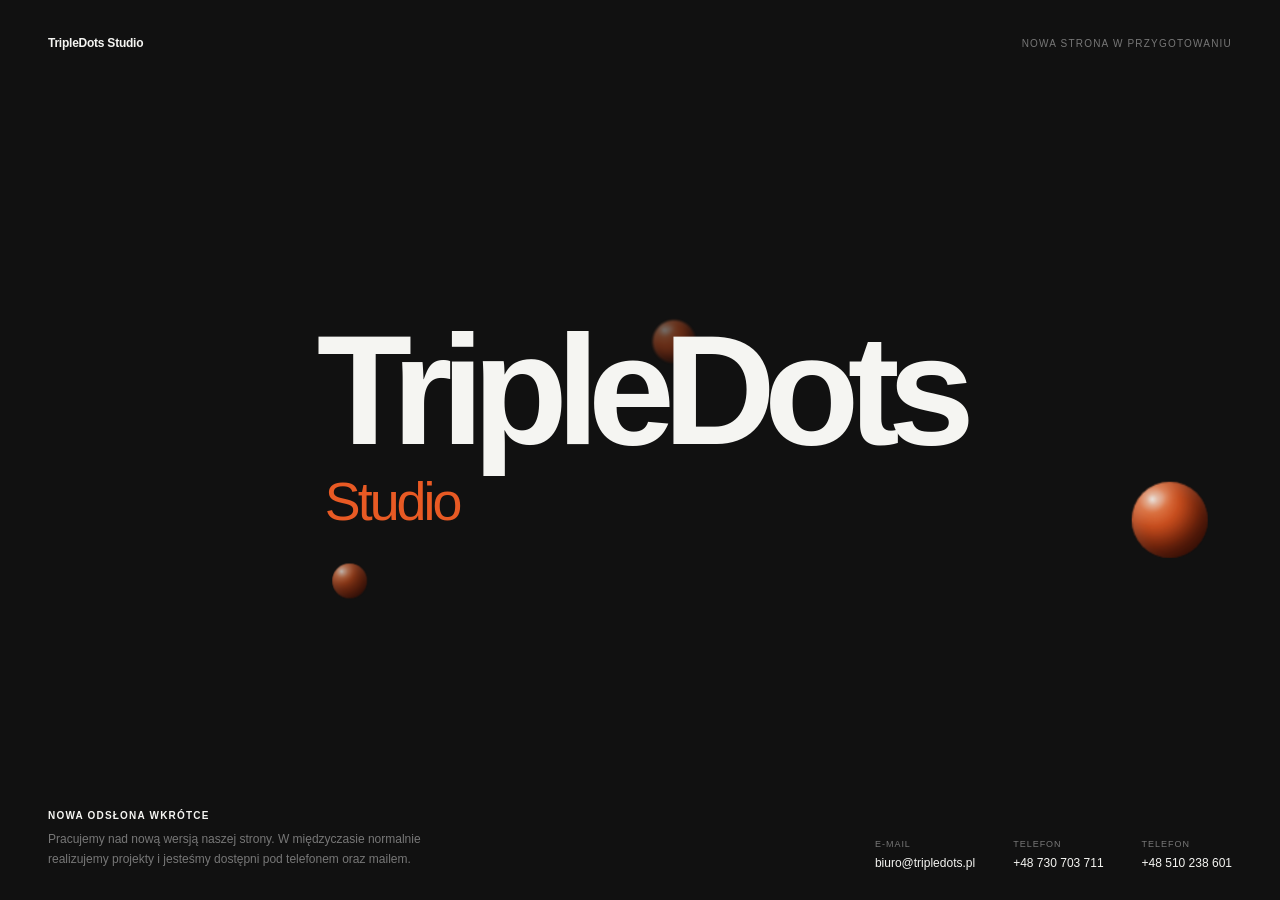
<file: index.html>
<!DOCTYPE html>
<html lang="pl">
<head>
    <meta charset="UTF-8">
    <meta name="viewport" content="width=device-width, initial-scale=1.0">

    <title>TripleDots Studio | Nowa strona wkrótce</title>

    <meta
        name="description"
        content="TripleDots Studio. Branding, web, content, foto i video oraz marketing. Nowa strona już wkrótce."
    >

    <link rel="stylesheet" href="./style.css">
</head>

<body>

    <div class="page">

        <header class="header">

            <div class="header-brand">
                TripleDots Studio
            </div>

            <div class="header-status">
                Nowa strona w przygotowaniu
            </div>

        </header>


        <main class="hero">

            <div class="scene" id="scene">

                <div class="sphere sphere-1"></div>
                <div class="sphere sphere-2"></div>
                <div class="sphere sphere-3"></div>

                <div class="brand">

                    <div class="brand-main">
                        TripleDots
                    </div>

                    <div class="brand-sub">
                        Studio
                    </div>

                </div>

            </div>

        </main>


        <footer class="footer">

            <div class="footer-copy">

                <div class="footer-label">
                    Nowa odsłona wkrótce
                </div>

                <p>
                    Pracujemy nad nową wersją naszej strony.
                    W międzyczasie normalnie realizujemy projekty
                    i jesteśmy dostępni pod telefonem oraz mailem.
                </p>

            </div>


            <div class="contact">

                <a href="mailto:biuro@tripledots.pl">
                    <span>E-mail</span>
                    <strong>biuro@tripledots.pl</strong>
                </a>

                <a href="tel:+48730703711">
                    <span>Telefon</span>
                    <strong>+48 730 703 711</strong>
                </a>

                <a href="tel:+48510238601">
                    <span>Telefon</span>
                    <strong>+48 510 238 601</strong>
                </a>

            </div>

        </footer>

    </div>

    <script src="./script.js"></script>

</body>
</html>
</file>
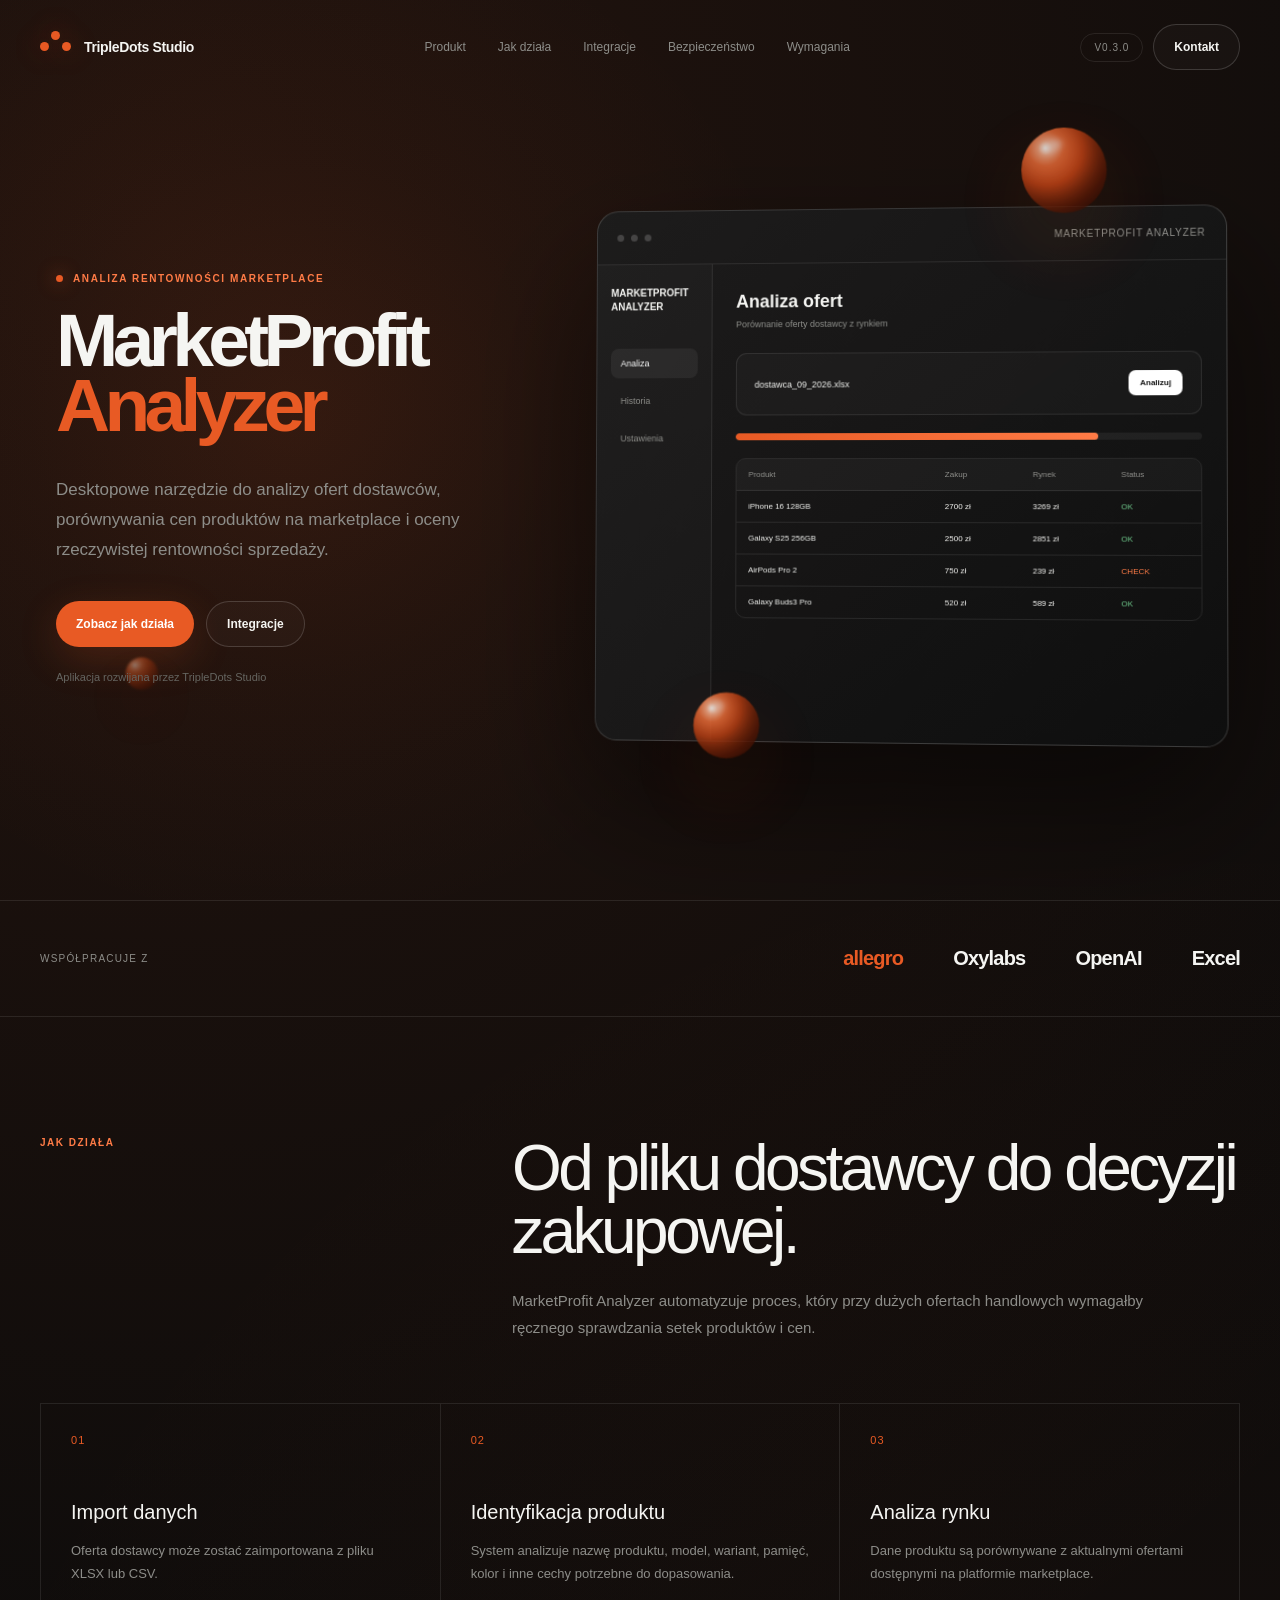
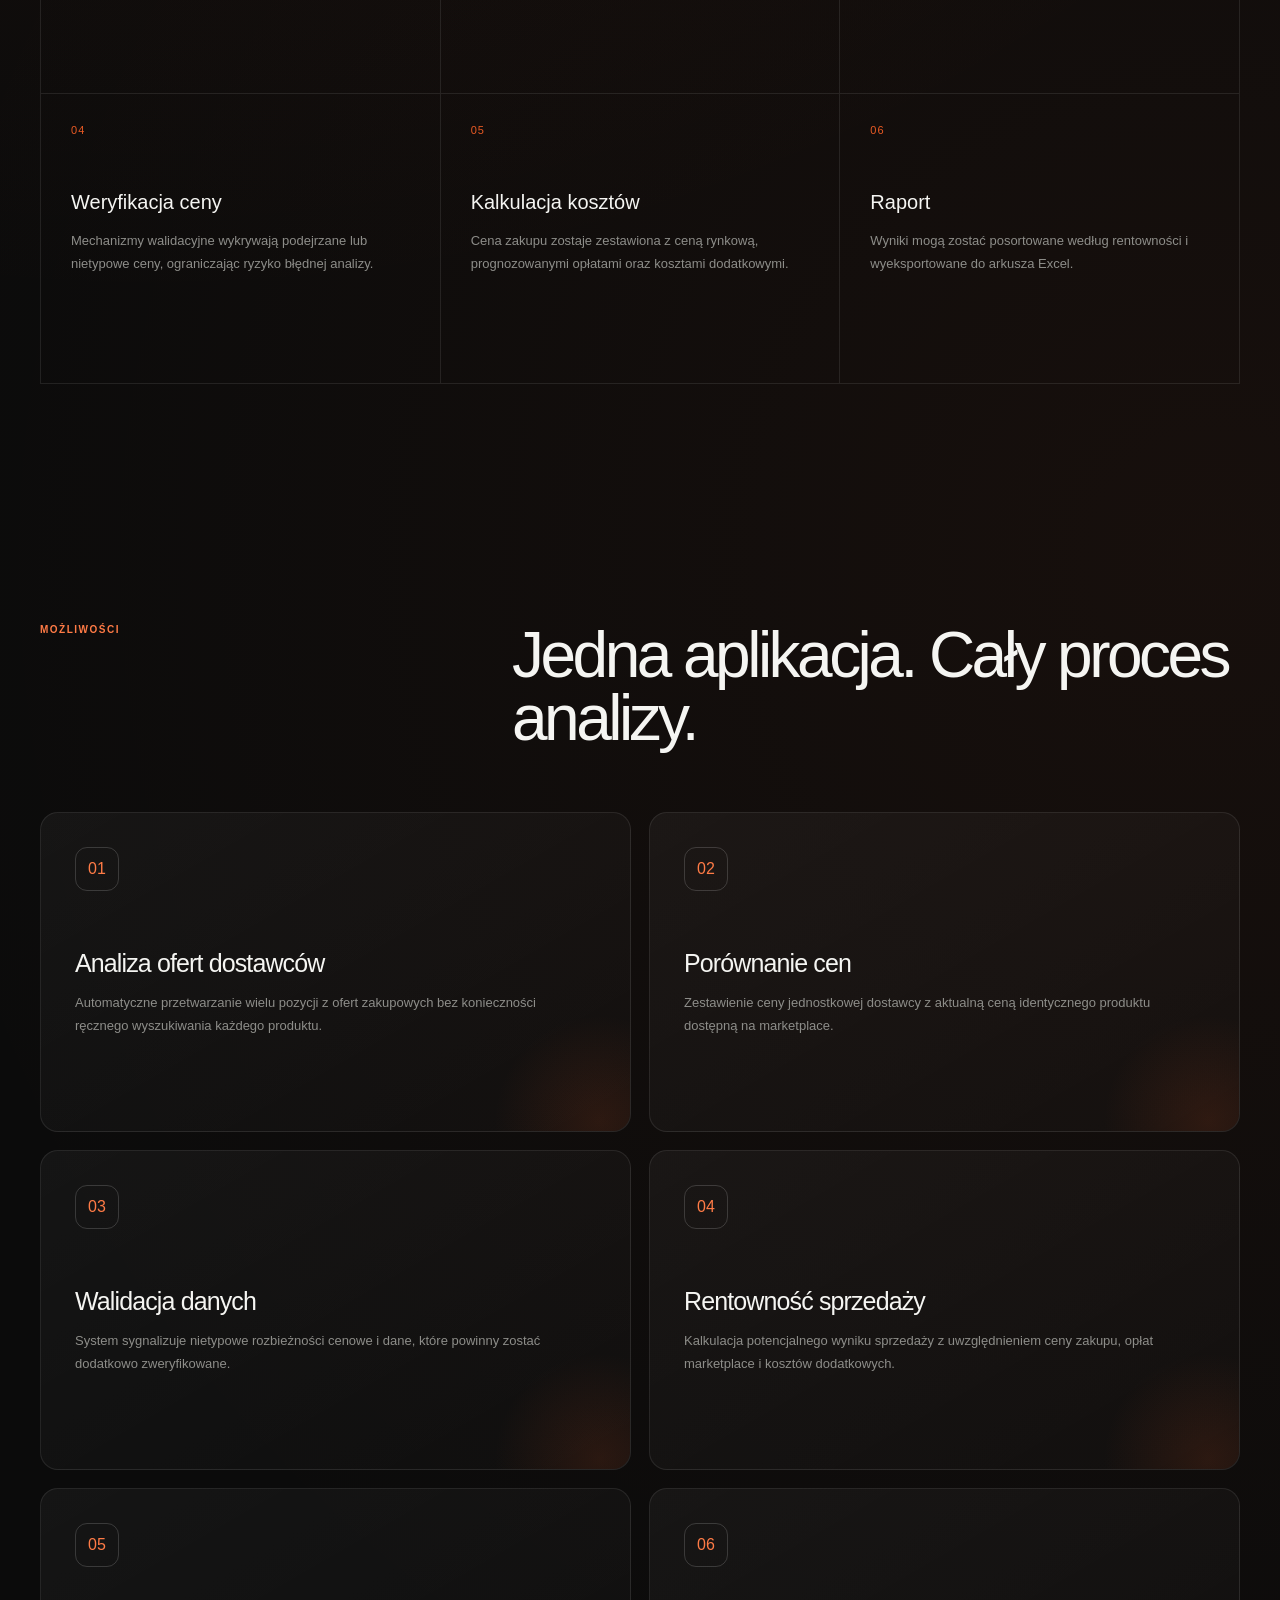
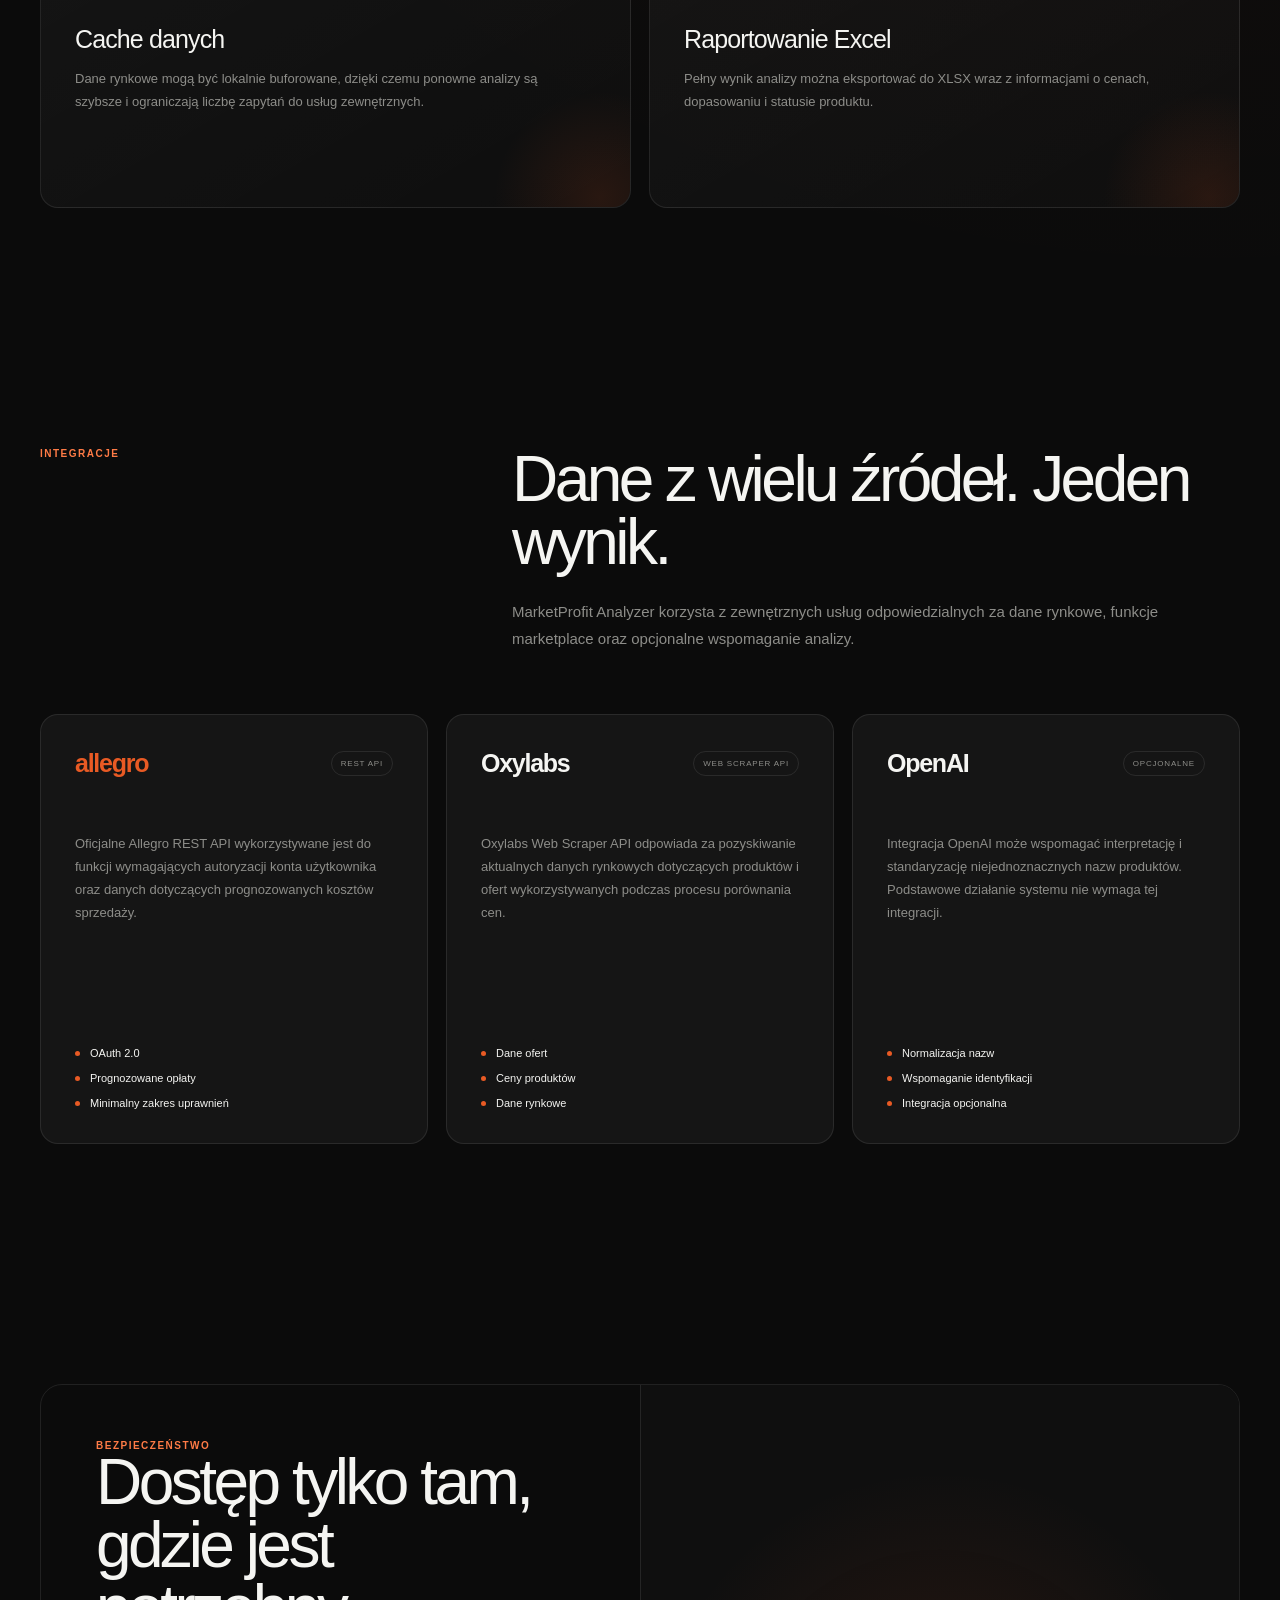
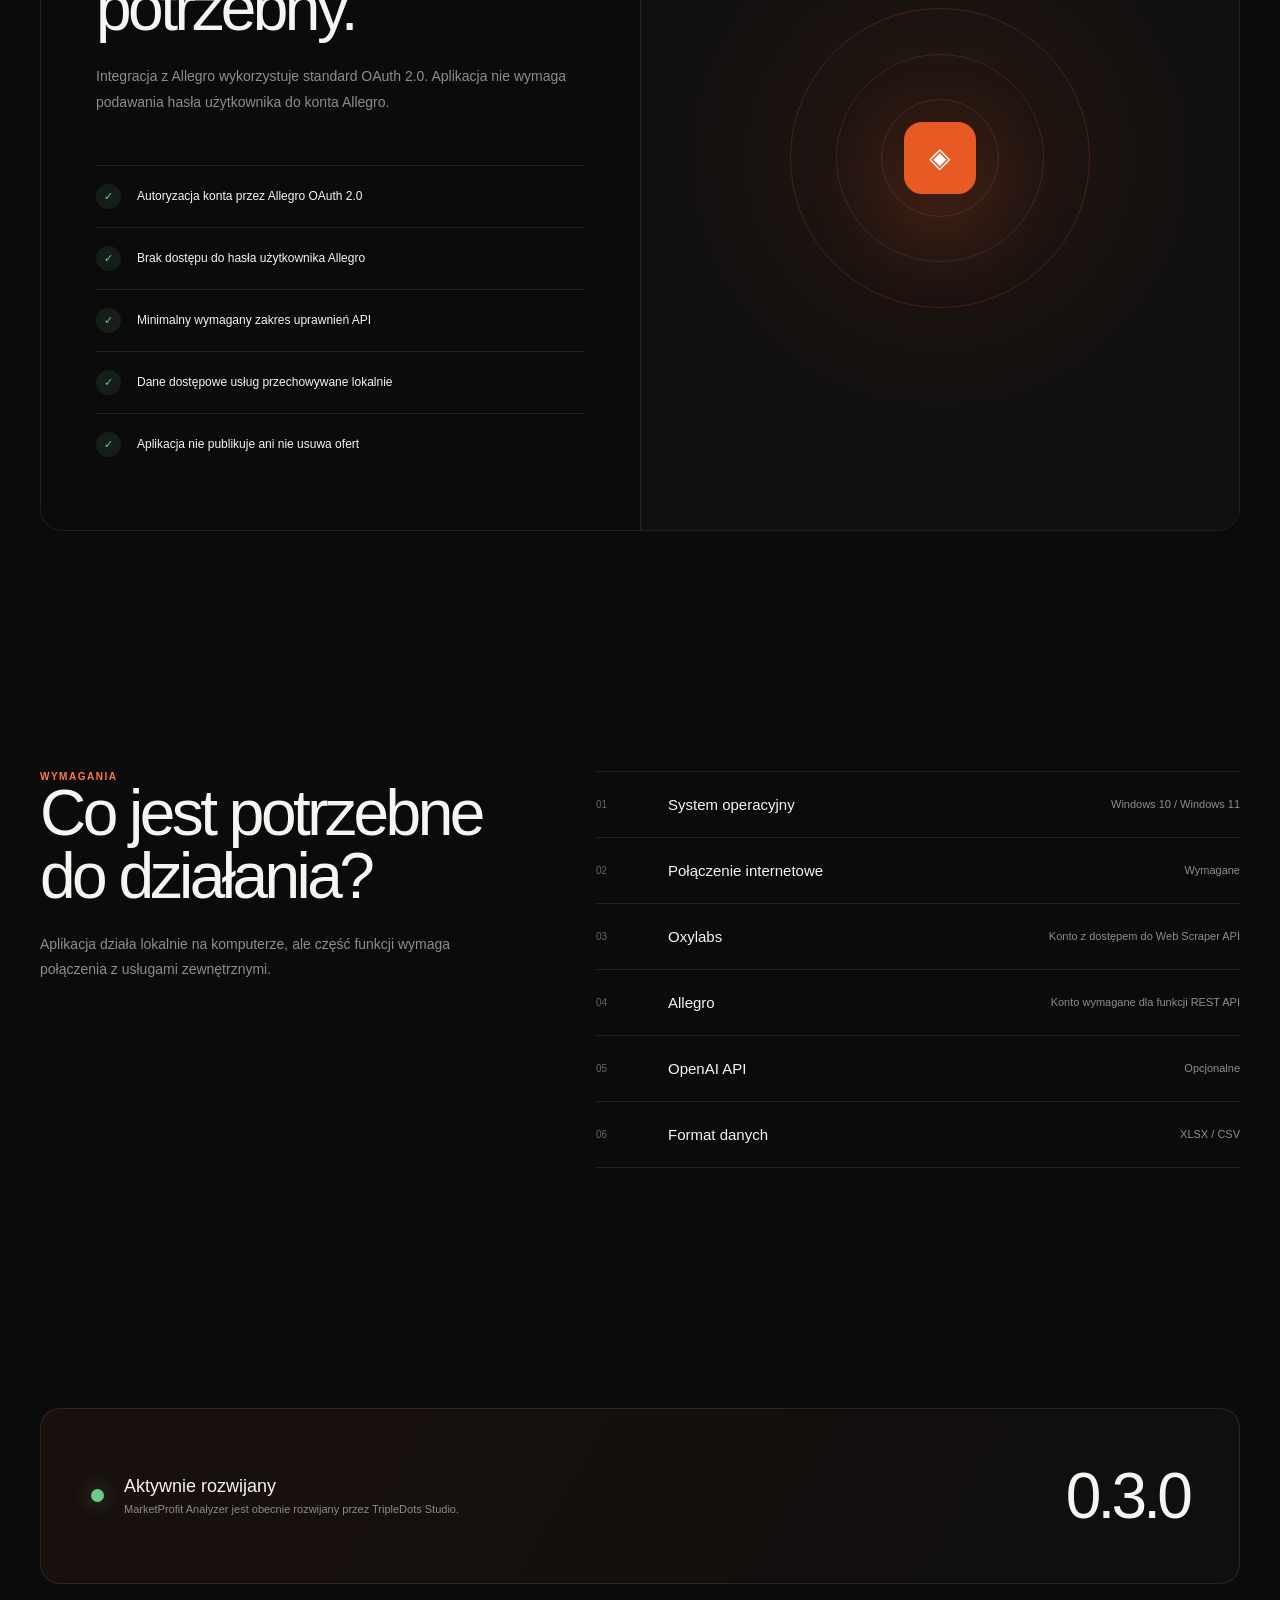
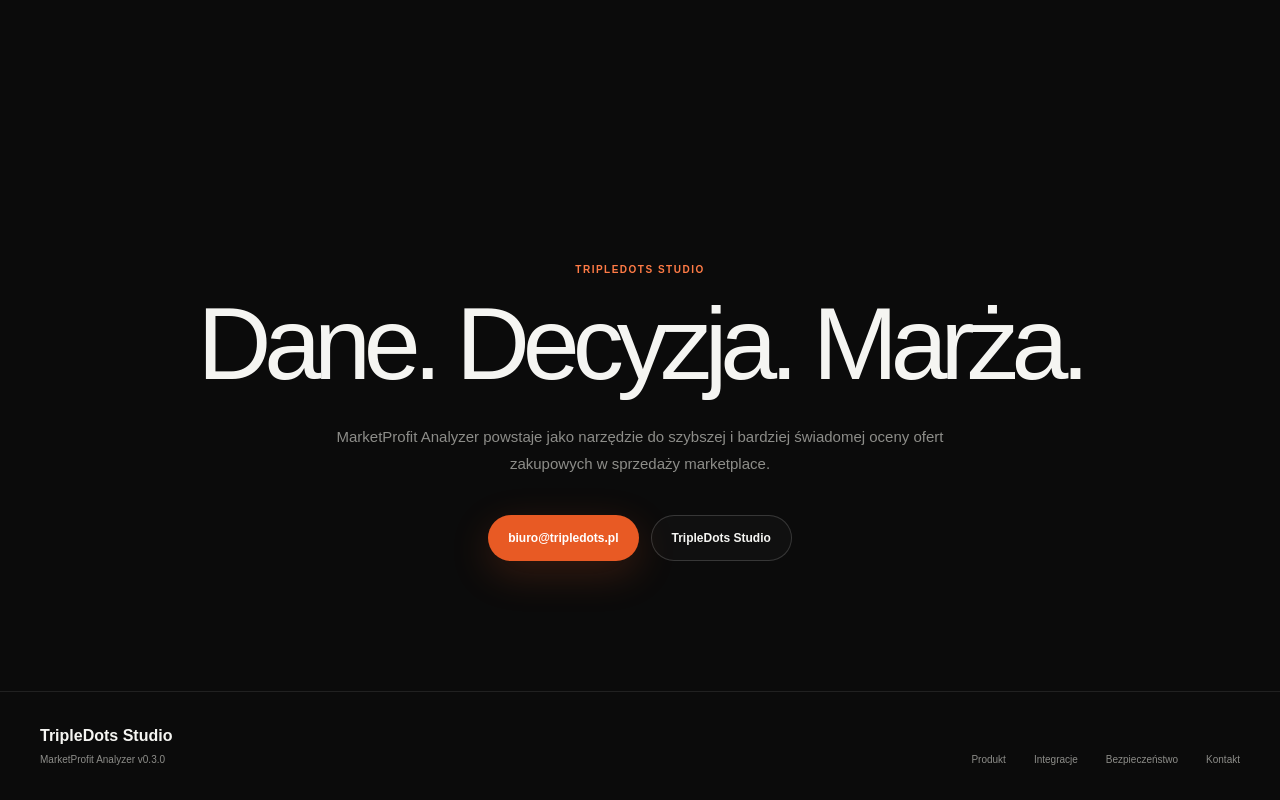
<file: marketprofit-analyzer/index.html>
<!DOCTYPE html>
<html lang="pl">

<head>

    <meta charset="UTF-8">

    <meta
        name="viewport"
        content="width=device-width, initial-scale=1.0"
    >

    <title>
        MarketProfit Analyzer | TripleDots Studio
    </title>

    <meta
        name="description"
        content="MarketProfit Analyzer to aplikacja desktopowa do analizy ofert dostawców, porównywania cen rynkowych, kalkulacji opłat marketplace i oceny rentowności sprzedaży."
    >

    <meta
        name="theme-color"
        content="#0d0d0d"
    >

    <style>

        * {
            margin: 0;
            padding: 0;
            box-sizing: border-box;
        }

        :root {
            --bg: #0b0b0b;
            --bg-soft: #111111;

            --surface: rgba(255, 255, 255, 0.045);
            --surface-hover: rgba(255, 255, 255, 0.07);

            --border: rgba(255, 255, 255, 0.09);
            --border-strong: rgba(255, 255, 255, 0.16);

            --text: #f5f5f2;
            --muted: #8d8d89;
            --muted-2: #656560;

            --accent: #e85a24;
            --accent-light: #ff7b46;
            --accent-dark: #8d2a0c;

            --success: #6ec98b;

            --max-width: 1320px;
        }


        html {
            scroll-behavior: smooth;
        }


        body {
            min-height: 100vh;

            background:
                radial-gradient(
                    circle at 12% 3%,
                    rgba(232, 90, 36, 0.11),
                    transparent 24%
                ),
                radial-gradient(
                    circle at 95% 30%,
                    rgba(232, 90, 36, 0.055),
                    transparent 26%
                ),
                var(--bg);

            color: var(--text);

            font-family:
                Arial,
                Helvetica,
                sans-serif;

            -webkit-font-smoothing: antialiased;

            overflow-x: hidden;
        }


        a {
            color: inherit;
            text-decoration: none;
        }


        button,
        input {
            font: inherit;
        }


        ::selection {
            background: var(--accent);
            color: white;
        }


        .container {
            width:
                min(
                    calc(100% - 80px),
                    var(--max-width)
                );

            margin: 0 auto;
        }


        /* =========================
           NAVBAR
        ========================= */

        .navbar {
            position: fixed;

            top: 0;
            left: 0;
            right: 0;

            z-index: 100;

            padding: 24px 0;

            transition:
                background 0.25s ease,
                border-color 0.25s ease,
                backdrop-filter 0.25s ease;
        }


        .navbar.scrolled {
            background:
                rgba(11, 11, 11, 0.78);

            border-bottom:
                1px solid var(--border);

            backdrop-filter:
                blur(18px);
        }


        .navbar-inner {
            display: flex;

            align-items: center;
            justify-content: space-between;

            gap: 30px;
        }


        .navbar-brand {
            display: flex;

            align-items: center;

            gap: 12px;
        }


        .brand-mark {
            width: 32px;
            height: 32px;

            position: relative;
        }


        .brand-mark span {
            position: absolute;

            width: 9px;
            height: 9px;

            border-radius: 50%;

            background: var(--accent);

            box-shadow:
                0 0 28px rgba(232, 90, 36, 0.45);
        }


        .brand-mark span:nth-child(1) {
            left: 0;
            top: 11px;
        }


        .brand-mark span:nth-child(2) {
            left: 11px;
            top: 0;
        }


        .brand-mark span:nth-child(3) {
            left: 22px;
            top: 11px;
        }


        .brand-text {
            font-size: 14px;
            font-weight: 600;

            letter-spacing: -0.025em;
        }


        .navbar-menu {
            display: flex;

            align-items: center;

            gap: 32px;
        }


        .navbar-menu a {
            color: var(--muted);

            font-size: 12px;
            font-weight: 500;

            transition: color 0.2s ease;
        }


        .navbar-menu a:hover {
            color: var(--text);
        }


        .navbar-cta {
            display: flex;

            align-items: center;

            gap: 10px;
        }


        .version-pill {
            padding: 8px 13px;

            border:
                1px solid var(--border);

            border-radius: 999px;

            color: var(--muted);

            font-size: 10px;

            text-transform: uppercase;
            letter-spacing: 0.1em;
        }


        /* =========================
           BUTTONS
        ========================= */

        .button {
            min-height: 46px;

            display: inline-flex;

            align-items: center;
            justify-content: center;

            gap: 10px;

            padding: 0 20px;

            border-radius: 999px;

            font-size: 12px;
            font-weight: 600;

            transition:
                transform 0.2s ease,
                background 0.2s ease,
                border-color 0.2s ease;
        }


        .button:hover {
            transform:
                translateY(-2px);
        }


        .button-primary {
            background: var(--accent);

            color: white;

            box-shadow:
                0 12px 40px rgba(232, 90, 36, 0.2);
        }


        .button-primary:hover {
            background: var(--accent-light);
        }


        .button-secondary {
            border:
                1px solid var(--border-strong);

            background:
                rgba(255, 255, 255, 0.025);
        }


        .button-secondary:hover {
            background:
                rgba(255, 255, 255, 0.06);
        }


        /* =========================
           HERO
        ========================= */

        .hero {
            min-height: 100vh;

            position: relative;

            display: flex;

            align-items: center;

            padding:
                150px 0 100px;

            overflow: hidden;
        }


        .hero::before {
            content: "";

            position: absolute;

            width: 900px;
            height: 900px;

            left: 50%;
            top: 40%;

            transform:
                translate(-50%, -50%);

            background:
                radial-gradient(
                    circle,
                    rgba(232, 90, 36, 0.065),
                    transparent 63%
                );

            pointer-events: none;
        }


        .hero-grid {
            width: 100%;

            display: grid;

            grid-template-columns:
                minmax(0, 1.1fr)
                minmax(420px, 0.9fr);

            align-items: center;

            gap: 80px;
        }


        .hero-content {
            position: relative;

            z-index: 3;
        }


        .eyebrow {
            margin-bottom: 24px;

            display: inline-flex;

            align-items: center;

            gap: 10px;

            color: var(--accent-light);

            font-size: 10px;
            font-weight: 600;

            text-transform: uppercase;
            letter-spacing: 0.16em;
        }


        .eyebrow-dot {
            width: 7px;
            height: 7px;

            border-radius: 50%;

            background: var(--accent);

            box-shadow:
                0 0 18px
                rgba(232, 90, 36, 0.8);
        }


        .hero h1 {
            max-width: 850px;

            font-size:
                clamp(
                    64px,
                    7.4vw,
                    124px
                );

            line-height: 0.88;

            font-weight: 600;

            letter-spacing: -0.075em;
        }


        .hero h1 span {
            display: block;

            color: var(--accent);
        }


        .hero-lead {
            max-width: 650px;

            margin-top: 34px;

            color: var(--muted);

            font-size: 17px;

            line-height: 1.75;
        }


        .hero-actions {
            margin-top: 36px;

            display: flex;

            align-items: center;

            flex-wrap: wrap;

            gap: 12px;
        }


        .hero-note {
            margin-top: 24px;

            color: var(--muted-2);

            font-size: 11px;
        }


        /* =========================
           ANALYZER MOCKUP
        ========================= */

        .app-preview {
            position: relative;

            z-index: 3;

            perspective: 1400px;
        }


        .app-window {
            position: relative;

            overflow: hidden;

            border:
                1px solid var(--border-strong);

            border-radius: 22px;

            background:
                linear-gradient(
                    145deg,
                    rgba(28, 28, 28, 0.95),
                    rgba(14, 14, 14, 0.96)
                );

            box-shadow:
                0 60px 140px
                rgba(0, 0, 0, 0.55);

            transform:
                rotateY(-5deg)
                rotateX(2deg);

            transition:
                transform 0.3s ease;
        }


        .app-preview:hover .app-window {
            transform:
                rotateY(-2deg)
                rotateX(1deg)
                translateY(-4px);
        }


        .app-topbar {
            height: 54px;

            display: flex;

            align-items: center;

            justify-content: space-between;

            padding: 0 20px;

            border-bottom:
                1px solid var(--border);
        }


        .app-dots {
            display: flex;

            gap: 7px;
        }


        .app-dot {
            width: 7px;
            height: 7px;

            border-radius: 50%;

            background:
                rgba(255, 255, 255, 0.18);
        }


        .app-title {
            color: var(--muted);

            font-size: 10px;

            letter-spacing: 0.08em;
        }


        .app-body {
            display: grid;

            grid-template-columns:
                118px 1fr;

            min-height: 480px;
        }


        .app-sidebar {
            padding: 22px 14px;

            border-right:
                1px solid var(--border);

            background:
                rgba(255, 255, 255, 0.015);
        }


        .app-sidebar-logo {
            margin-bottom: 35px;

            font-size: 10px;
            font-weight: 700;

            line-height: 1.4;
        }


        .app-nav-item {
            margin-bottom: 8px;

            padding: 10px;

            border-radius: 8px;

            color: var(--muted);

            font-size: 9px;
        }


        .app-nav-item.active {
            color: white;

            background:
                rgba(255, 255, 255, 0.06);
        }


        .app-main {
            padding: 28px 24px;
        }


        .app-heading {
            font-size: 18px;
            font-weight: 600;
        }


        .app-subheading {
            margin-top: 7px;

            color: var(--muted);

            font-size: 9px;
        }


        .app-upload {
            margin-top: 24px;

            padding: 18px;

            display: flex;

            align-items: center;

            justify-content: space-between;

            gap: 15px;

            border:
                1px solid var(--border);

            border-radius: 11px;

            background:
                rgba(255, 255, 255, 0.025);
        }


        .app-upload-name {
            font-size: 9px;
        }


        .app-upload-btn {
            padding: 8px 11px;

            background: white;

            color: #111;

            border-radius: 7px;

            font-size: 8px;
            font-weight: 600;
        }


        .app-progress {
            height: 7px;

            margin-top: 18px;

            overflow: hidden;

            border-radius: 999px;

            background:
                rgba(255, 255, 255, 0.06);
        }


        .app-progress::before {
            content: "";

            display: block;

            width: 78%;
            height: 100%;

            background:
                linear-gradient(
                    90deg,
                    var(--accent),
                    var(--accent-light)
                );

            border-radius: inherit;
        }


        .mock-table {
            margin-top: 18px;

            border:
                1px solid var(--border);

            border-radius: 10px;

            overflow: hidden;
        }


        .mock-row {
            display: grid;

            grid-template-columns:
                1.7fr
                0.7fr
                0.7fr
                0.6fr;

            gap: 10px;

            padding: 11px 12px;

            border-bottom:
                1px solid var(--border);

            font-size: 8px;
        }


        .mock-row:last-child {
            border-bottom: none;
        }


        .mock-row.header {
            color: var(--muted);

            background:
                rgba(255, 255, 255, 0.035);
        }


        .mock-positive {
            color: var(--success);
        }


        .mock-warning {
            color: var(--accent-light);
        }


        /* =========================
           DECORATIVE ORBS
        ========================= */

        .orb {
            position: absolute;

            border-radius: 50%;

            pointer-events: none;

            opacity: 0.8;

            filter: blur(0.2px);

            background:
                radial-gradient(
                    circle at 28% 24%,
                    #fff4eb 0%,
                    #f8a47c 8%,
                    #ec6d38 20%,
                    #d44a18 42%,
                    #7d2409 72%,
                    #301007 100%
                );

            box-shadow:
                inset -12px -14px 22px
                rgba(0, 0, 0, 0.38),
                0 28px 80px
                rgba(232, 90, 36, 0.18);

            will-change: transform;
        }


        .orb-1 {
            width: 75px;
            height: 75px;

            right: 3%;
            top: 15%;
        }


        .orb-2 {
            width: 34px;
            height: 34px;

            right: 44%;
            bottom: 14%;
        }


        .orb-3 {
            width: 52px;
            height: 52px;

            left: 4%;
            bottom: 12%;
        }


        /* =========================
           LOGO STRIP
        ========================= */

        .integration-strip {
            border-top:
                1px solid var(--border);

            border-bottom:
                1px solid var(--border);
        }


        .integration-strip-inner {
            min-height: 115px;

            display: flex;

            align-items: center;
            justify-content: space-between;

            gap: 35px;

            flex-wrap: wrap;
        }


        .integration-label {
            color: var(--muted);

            font-size: 10px;

            text-transform: uppercase;
            letter-spacing: 0.12em;
        }


        .integration-list {
            display: flex;

            align-items: center;

            gap: 50px;

            flex-wrap: wrap;
        }


        .integration-item {
            font-size: 20px;

            font-weight: 600;

            letter-spacing: -0.04em;
        }


        .integration-item span {
            color: var(--accent);
        }


        /* =========================
           GENERAL SECTIONS
        ========================= */

        section {
            position: relative;
        }


        .section {
            padding: 120px 0;
        }


        .section-header {
            margin-bottom: 62px;

            display: grid;

            grid-template-columns:
                0.7fr
                1.3fr;

            gap: 80px;

            align-items: start;
        }


        .section-kicker {
            color: var(--accent-light);

            font-size: 10px;
            font-weight: 600;

            text-transform: uppercase;
            letter-spacing: 0.15em;
        }


        .section-title {
            max-width: 800px;

            font-size:
                clamp(
                    40px,
                    5vw,
                    72px
                );

            line-height: 0.98;

            font-weight: 500;

            letter-spacing: -0.055em;
        }


        .section-description {
            max-width: 650px;

            margin-top: 25px;

            color: var(--muted);

            font-size: 15px;
            line-height: 1.8;
        }


        /* =========================
           PROCESS
        ========================= */

        .process-grid {
            display: grid;

            grid-template-columns:
                repeat(3, 1fr);

            border-top:
                1px solid var(--border);

            border-left:
                1px solid var(--border);
        }


        .process-card {
            min-height: 290px;

            padding: 30px;

            border-right:
                1px solid var(--border);

            border-bottom:
                1px solid var(--border);

            transition:
                background 0.25s ease;
        }


        .process-card:hover {
            background:
                rgba(255, 255, 255, 0.025);
        }


        .process-number {
            margin-bottom: 55px;

            color: var(--accent);

            font-size: 11px;

            letter-spacing: 0.1em;
        }


        .process-card h3 {
            margin-bottom: 16px;

            font-size: 20px;
            font-weight: 500;
        }


        .process-card p {
            color: var(--muted);

            font-size: 13px;
            line-height: 1.7;
        }


        /* =========================
           FEATURE CARDS
        ========================= */

        .features-grid {
            display: grid;

            grid-template-columns:
                repeat(2, 1fr);

            gap: 18px;
        }


        .feature-card {
            min-height: 320px;

            position: relative;

            overflow: hidden;

            padding: 34px;

            border:
                1px solid var(--border);

            border-radius: 18px;

            background:
                linear-gradient(
                    150deg,
                    rgba(255, 255, 255, 0.045),
                    rgba(255, 255, 255, 0.015)
                );

            transition:
                transform 0.25s ease,
                border-color 0.25s ease,
                background 0.25s ease;
        }


        .feature-card:hover {
            transform:
                translateY(-4px);

            border-color:
                var(--border-strong);

            background:
                linear-gradient(
                    150deg,
                    rgba(255, 255, 255, 0.065),
                    rgba(255, 255, 255, 0.02)
                );
        }


        .feature-card::after {
            content: "";

            position: absolute;

            width: 220px;
            height: 220px;

            right: -80px;
            bottom: -100px;

            border-radius: 50%;

            background:
                radial-gradient(
                    circle,
                    rgba(232, 90, 36, 0.12),
                    transparent 68%
                );
        }


        .feature-icon {
            width: 44px;
            height: 44px;

            margin-bottom: 58px;

            display: flex;

            align-items: center;
            justify-content: center;

            border:
                1px solid var(--border-strong);

            border-radius: 12px;

            color: var(--accent-light);

            font-size: 16px;
        }


        .feature-card h3 {
            margin-bottom: 14px;

            font-size: 25px;

            font-weight: 500;

            letter-spacing: -0.035em;
        }


        .feature-card p {
            max-width: 500px;

            color: var(--muted);

            font-size: 13px;

            line-height: 1.75;
        }


        /* =========================
           INTEGRATIONS
        ========================= */

        .external-services {
            display: grid;

            grid-template-columns:
                repeat(3, 1fr);

            gap: 18px;
        }


        .service-card {
            min-height: 430px;

            padding: 34px;

            position: relative;

            display: flex;

            flex-direction: column;

            border:
                1px solid var(--border);

            border-radius: 18px;

            background:
                var(--surface);

            overflow: hidden;
        }


        .service-top {
            display: flex;

            align-items: center;
            justify-content: space-between;

            gap: 15px;
        }


        .service-logo {
            font-size: 25px;

            font-weight: 600;

            letter-spacing: -0.05em;
        }


        .service-logo.orange {
            color: var(--accent);
        }


        .service-badge {
            padding: 7px 9px;

            border:
                1px solid var(--border);

            border-radius: 999px;

            color: var(--muted);

            font-size: 8px;

            text-transform: uppercase;
            letter-spacing: 0.1em;
        }


        .service-card p {
            margin-top: 55px;

            color: var(--muted);

            font-size: 13px;
            line-height: 1.75;
        }


        .service-list {
            margin-top: auto;

            padding-top: 30px;

            display: flex;

            flex-direction: column;

            gap: 13px;
        }


        .service-list-item {
            display: flex;

            align-items: center;

            gap: 10px;

            font-size: 11px;
        }


        .service-list-item::before {
            content: "";

            width: 5px;
            height: 5px;

            flex-shrink: 0;

            border-radius: 50%;

            background: var(--accent);
        }


        /* =========================
           SECURITY
        ========================= */

        .security-panel {
            display: grid;

            grid-template-columns:
                1fr 1fr;

            min-height: 560px;

            overflow: hidden;

            border:
                1px solid var(--border);

            border-radius: 22px;
        }


        .security-content {
            padding: 55px;
        }


        .security-content h2 {
            max-width: 520px;

            font-size:
                clamp(
                    40px,
                    5vw,
                    65px
                );

            line-height: 0.98;

            font-weight: 500;

            letter-spacing: -0.055em;
        }


        .security-content p {
            max-width: 540px;

            margin-top: 25px;

            color: var(--muted);

            font-size: 14px;
            line-height: 1.8;
        }


        .security-items {
            margin-top: 50px;

            display: flex;

            flex-direction: column;
        }


        .security-item {
            padding: 18px 0;

            display: flex;

            align-items: center;

            gap: 16px;

            border-top:
                1px solid var(--border);

            font-size: 12px;
        }


        .security-check {
            width: 25px;
            height: 25px;

            flex-shrink: 0;

            display: flex;

            align-items: center;
            justify-content: center;

            border-radius: 50%;

            background:
                rgba(110, 201, 139, 0.1);

            color: var(--success);

            font-size: 11px;
        }


        .security-visual {
            position: relative;

            display: flex;

            align-items: center;
            justify-content: center;

            overflow: hidden;

            background:
                radial-gradient(
                    circle,
                    rgba(232, 90, 36, 0.12),
                    transparent 60%
                ),
                #0f0f0f;

            border-left:
                1px solid var(--border);
        }


        .security-ring {
            width: 300px;
            height: 300px;

            position: relative;

            border:
                1px solid
                rgba(232, 90, 36, 0.22);

            border-radius: 50%;
        }


        .security-ring::before,
        .security-ring::after {
            content: "";

            position: absolute;

            border-radius: 50%;

            border:
                1px solid var(--border);
        }


        .security-ring::before {
            inset: 45px;
        }


        .security-ring::after {
            inset: 90px;
        }


        .security-lock {
            position: absolute;

            left: 50%;
            top: 50%;

            transform:
                translate(-50%, -50%);

            width: 72px;
            height: 72px;

            display: flex;

            align-items: center;
            justify-content: center;

            border-radius: 18px;

            background: var(--accent);

            color: white;

            font-size: 28px;

            box-shadow:
                0 30px 90px
                rgba(232, 90, 36, 0.35);
        }


        /* =========================
           REQUIREMENTS
        ========================= */

        .requirements {
            display: grid;

            grid-template-columns:
                0.85fr 1.15fr;

            gap: 80px;
        }


        .requirements-copy h2 {
            font-size:
                clamp(
                    42px,
                    5vw,
                    70px
                );

            line-height: 0.98;

            font-weight: 500;

            letter-spacing: -0.055em;
        }


        .requirements-copy p {
            max-width: 500px;

            margin-top: 25px;

            color: var(--muted);

            font-size: 14px;
            line-height: 1.8;
        }


        .requirements-list {
            border-top:
                1px solid var(--border);
        }


        .requirement {
            padding: 24px 0;

            display: grid;

            grid-template-columns:
                52px 1fr auto;

            gap: 20px;

            align-items: center;

            border-bottom:
                1px solid var(--border);
        }


        .requirement-number {
            color: var(--muted-2);

            font-size: 10px;
        }


        .requirement-name {
            font-size: 15px;

            font-weight: 500;
        }


        .requirement-value {
            color: var(--muted);

            font-size: 11px;

            text-align: right;
        }


        /* =========================
           VERSION / STATUS
        ========================= */

        .status-panel {
            padding: 50px;

            display: flex;

            align-items: center;
            justify-content: space-between;

            gap: 40px;

            border:
                1px solid var(--border);

            border-radius: 20px;

            background:
                linear-gradient(
                    120deg,
                    rgba(232, 90, 36, 0.065),
                    rgba(255, 255, 255, 0.02)
                );
        }


        .status-left {
            display: flex;

            align-items: center;

            gap: 20px;
        }


        .status-dot {
            width: 13px;
            height: 13px;

            border-radius: 50%;

            background: var(--success);

            box-shadow:
                0 0 20px
                rgba(110, 201, 139, 0.45);
        }


        .status-title {
            font-size: 18px;

            font-weight: 500;
        }


        .status-description {
            margin-top: 6px;

            color: var(--muted);

            font-size: 11px;
        }


        .status-version {
            font-size:
                clamp(
                    40px,
                    5vw,
                    68px
                );

            font-weight: 500;

            letter-spacing: -0.06em;
        }


        /* =========================
           CTA
        ========================= */

        .cta {
            padding:
                160px 0 130px;
        }


        .cta-inner {
            max-width: 920px;

            margin: 0 auto;

            text-align: center;
        }


        .cta-label {
            margin-bottom: 24px;

            color: var(--accent-light);

            font-size: 10px;
            font-weight: 600;

            text-transform: uppercase;
            letter-spacing: 0.15em;
        }


        .cta h2 {
            font-size:
                clamp(
                    54px,
                    8vw,
                    112px
                );

            line-height: 0.88;

            font-weight: 500;

            letter-spacing: -0.07em;
        }


        .cta p {
            max-width: 620px;

            margin:
                34px auto 0;

            color: var(--muted);

            font-size: 15px;

            line-height: 1.8;
        }


        .cta-actions {
            margin-top: 38px;

            display: flex;

            justify-content: center;

            gap: 12px;

            flex-wrap: wrap;
        }


        /* =========================
           FOOTER
        ========================= */

        footer {
            padding:
                35px 0;

            border-top:
                1px solid var(--border);
        }


        .footer-inner {
            display: flex;

            align-items: flex-end;
            justify-content: space-between;

            gap: 40px;
        }


        .footer-brand {
            font-size: 16px;

            font-weight: 600;
        }


        .footer-info {
            margin-top: 9px;

            color: var(--muted);

            font-size: 10px;
        }


        .footer-links {
            display: flex;

            gap: 28px;

            flex-wrap: wrap;
        }


        .footer-links a {
            color: var(--muted);

            font-size: 10px;

            transition: color 0.2s ease;
        }


        .footer-links a:hover {
            color: var(--text);
        }


        /* =========================
           REVEAL
        ========================= */

        .reveal {
            opacity: 0;

            transform:
                translateY(30px);

            transition:
                opacity 0.8s ease,
                transform 0.8s ease;
        }


        .reveal.visible {
            opacity: 1;

            transform:
                translateY(0);
        }


        /* =========================
           MOBILE
        ========================= */

        @media (
            max-width: 1050px
        ) {

            .hero-grid {
                grid-template-columns:
                    1fr;

                gap: 70px;
            }


            .app-preview {
                max-width: 700px;
            }


            .process-grid {
                grid-template-columns:
                    repeat(2, 1fr);
            }


            .external-services {
                grid-template-columns:
                    1fr;
            }


            .service-card {
                min-height: 330px;
            }


            .security-panel {
                grid-template-columns:
                    1fr;
            }


            .security-visual {
                min-height: 430px;

                border-left: none;

                border-top:
                    1px solid var(--border);
            }


            .requirements {
                grid-template-columns:
                    1fr;

                gap: 50px;
            }

        }


        @media (
            max-width: 800px
        ) {

            .container {
                width:
                    calc(100% - 40px);
            }


            .navbar {
                padding: 18px 0;
            }


            .navbar-menu {
                display: none;
            }


            .navbar-cta .button {
                display: none;
            }


            .hero {
                min-height: auto;

                padding:
                    130px 0 80px;
            }


            .hero h1 {
                font-size:
                    clamp(
                        58px,
                        16vw,
                        92px
                    );
            }


            .hero-lead {
                font-size: 15px;
            }


            .app-window {
                transform: none;
            }


            .app-body {
                grid-template-columns:
                    85px 1fr;
            }


            .section {
                padding: 90px 0;
            }


            .section-header {
                grid-template-columns:
                    1fr;

                gap: 28px;

                margin-bottom: 45px;
            }


            .process-grid {
                grid-template-columns:
                    1fr;
            }


            .features-grid {
                grid-template-columns:
                    1fr;
            }


            .feature-card {
                min-height: 280px;
            }


            .security-content {
                padding: 35px;
            }


            .status-panel {
                align-items: flex-start;

                flex-direction: column;
            }


            .footer-inner {
                align-items: flex-start;

                flex-direction: column;
            }

        }


        @media (
            max-width: 520px
        ) {

            .container {
                width:
                    calc(100% - 28px);
            }


            .brand-text {
                font-size: 12px;
            }


            .hero h1 {
                font-size:
                    clamp(
                        50px,
                        17vw,
                        76px
                    );
            }


            .hero-actions {
                align-items: stretch;

                flex-direction: column;
            }


            .button {
                width: 100%;
            }


            .app-body {
                display: block;
            }


            .app-sidebar {
                display: none;
            }


            .app-main {
                padding: 20px 16px;
            }


            .mock-row {
                grid-template-columns:
                    1.5fr 0.8fr 0.8fr;

                font-size: 7px;
            }


            .mock-row > *:nth-child(4) {
                display: none;
            }


            .integration-strip-inner {
                padding: 30px 0;
            }


            .integration-list {
                gap: 24px;
            }


            .integration-item {
                font-size: 16px;
            }


            .process-card {
                min-height: 250px;
            }


            .feature-card {
                padding: 26px;
            }


            .service-card {
                padding: 26px;
            }


            .security-content {
                padding: 28px 22px;
            }


            .security-ring {
                width: 230px;
                height: 230px;
            }


            .requirement {
                grid-template-columns:
                    35px 1fr;

                align-items: start;
            }


            .requirement-value {
                grid-column:
                    2;

                text-align: left;
            }


            .status-panel {
                padding: 32px 25px;
            }


            .cta {
                padding:
                    110px 0 90px;
            }

        }


        /* =========================
           HERO OVERRIDES V2
        ========================= */

        .hero {
            min-height: 100vh;
            position: relative;
            display: flex;
            align-items: center;
            padding: 138px 0 88px;
            overflow: hidden;
        }

        .hero .container {
            width: min(calc(100% - 112px), 1500px);
        }

        .hero::before {
            width: 1100px;
            height: 1100px;
            left: 23%;
            top: 46%;
            background: radial-gradient(
                circle,
                rgba(232, 90, 36, 0.10),
                rgba(232, 90, 36, 0.035) 34%,
                transparent 67%
            );
        }

        .hero-grid {
            width: 100%;
            display: grid;
            grid-template-columns: minmax(0, 0.84fr) minmax(620px, 1.16fr);
            align-items: center;
            gap: clamp(72px, 6vw, 124px);
        }

        .hero-content {
            min-width: 0;
            position: relative;
            z-index: 20;
        }

        .hero h1 {
            max-width: 720px;
            font-size: clamp(64px, 5.85vw, 104px);
            line-height: 0.88;
            font-weight: 600;
            letter-spacing: -0.075em;
        }

        .hero-lead {
            max-width: 610px;
            margin-top: 36px;
        }

        .app-preview {
            min-width: 0;
            width: 100%;
            position: relative;
            z-index: 10;
            perspective: 1400px;
        }

        .app-window {
            width: 100%;
            transform: rotateY(-3.5deg) rotateX(1deg);
        }

        .app-preview:hover .app-window {
            transform: rotateY(-1deg) rotateX(0deg) translateY(-5px);
        }

        .orb {
            position: absolute;
            left: 0;
            top: 0;
            right: auto;
            bottom: auto;
            z-index: 12;
            opacity: 1;
            pointer-events: none;
            will-change: transform, opacity, filter;
        }

        .orb::after {
            content: "";
            position: absolute;
            width: 25%;
            height: 14%;
            left: 23%;
            top: 16%;
            border-radius: 50%;
            background: rgba(255, 255, 255, 0.42);
            filter: blur(3px);
            transform: rotate(-25deg);
        }

        .orb-1 {
            width: 78px;
            height: 78px;
        }

        .orb-2 {
            width: 38px;
            height: 38px;
        }

        .orb-3 {
            width: 58px;
            height: 58px;
        }

        @media (max-width: 1250px) {
            .hero .container {
                width: min(calc(100% - 72px), 1500px);
            }

            .hero-grid {
                grid-template-columns: minmax(0, 0.9fr) minmax(520px, 1.1fr);
                gap: 60px;
            }

            .hero h1 {
                font-size: clamp(60px, 6vw, 88px);
            }
        }

        @media (max-width: 1050px) {
            .hero {
                padding: 130px 0 90px;
            }

            .hero .container {
                width: calc(100% - 64px);
            }

            .hero-grid {
                grid-template-columns: 1fr;
                gap: 70px;
            }

            .hero-content {
                max-width: 760px;
            }

            .app-preview {
                max-width: 820px;
            }
        }

        @media (max-width: 800px) {
            .hero {
                min-height: auto;
                padding: 120px 0 76px;
            }

            .hero .container {
                width: calc(100% - 40px);
            }

            .hero h1 {
                font-size: clamp(56px, 15vw, 88px);
            }

            .app-window {
                transform: none;
            }

            .orb-1 {
                width: 58px;
                height: 58px;
            }

            .orb-2 {
                width: 30px;
                height: 30px;
            }

            .orb-3 {
                width: 44px;
                height: 44px;
            }
        }

        @media (max-width: 520px) {
            .hero .container {
                width: calc(100% - 28px);
            }
        }

    </style>

</head>


<body>


    <nav
        class="navbar"
        id="navbar"
    >

        <div
            class="container navbar-inner"
        >

            <a
                href="/"
                class="navbar-brand"
            >

                <div class="brand-mark">
                    <span></span>
                    <span></span>
                    <span></span>
                </div>

                <div class="brand-text">
                    TripleDots Studio
                </div>

            </a>


            <div class="navbar-menu">

                <a href="#product">
                    Produkt
                </a>

                <a href="#process">
                    Jak działa
                </a>

                <a href="#integrations">
                    Integracje
                </a>

                <a href="#security">
                    Bezpieczeństwo
                </a>

                <a href="#requirements">
                    Wymagania
                </a>

            </div>


            <div class="navbar-cta">

                <div class="version-pill">
                    v0.3.0
                </div>

                <a
                    class="button button-secondary"
                    href="mailto:biuro@tripledots.pl"
                >
                    Kontakt
                </a>

            </div>

        </div>

    </nav>


    <main>


        <!-- HERO -->

        <section
            class="hero"
            id="product"
        >

            <div class="orb orb-1"></div>
            <div class="orb orb-2"></div>
            <div class="orb orb-3"></div>


            <div
                class="container hero-grid"
            >

                <div class="hero-content">

                    <div class="eyebrow">

                        <span class="eyebrow-dot"></span>

                        Analiza rentowności marketplace

                    </div>


                    <h1>
                        MarketProfit
                        <span>Analyzer</span>
                    </h1>


                    <p class="hero-lead">
                        Desktopowe narzędzie do analizy ofert dostawców,
                        porównywania cen produktów na marketplace
                        i oceny rzeczywistej rentowności sprzedaży.
                    </p>


                    <div class="hero-actions">

                        <a
                            href="#process"
                            class="button button-primary"
                        >
                            Zobacz jak działa
                        </a>

                        <a
                            href="#integrations"
                            class="button button-secondary"
                        >
                            Integracje
                        </a>

                    </div>


                    <div class="hero-note">
                        Aplikacja rozwijana przez TripleDots Studio
                    </div>

                </div>


                <div class="app-preview">

                    <div class="app-window">

                        <div class="app-topbar">

                            <div class="app-dots">
                                <div class="app-dot"></div>
                                <div class="app-dot"></div>
                                <div class="app-dot"></div>
                            </div>

                            <div class="app-title">
                                MARKETPROFIT ANALYZER
                            </div>

                        </div>


                        <div class="app-body">

                            <div class="app-sidebar">

                                <div class="app-sidebar-logo">
                                    MARKETPROFIT
                                    <br>
                                    ANALYZER
                                </div>

                                <div
                                    class="app-nav-item active"
                                >
                                    Analiza
                                </div>

                                <div class="app-nav-item">
                                    Historia
                                </div>

                                <div class="app-nav-item">
                                    Ustawienia
                                </div>

                            </div>


                            <div class="app-main">

                                <div class="app-heading">
                                    Analiza ofert
                                </div>

                                <div class="app-subheading">
                                    Porównanie oferty dostawcy z rynkiem
                                </div>


                                <div class="app-upload">

                                    <div class="app-upload-name">
                                        dostawca_09_2026.xlsx
                                    </div>

                                    <div class="app-upload-btn">
                                        Analizuj
                                    </div>

                                </div>


                                <div class="app-progress"></div>


                                <div class="mock-table">

                                    <div class="mock-row header">
                                        <div>Produkt</div>
                                        <div>Zakup</div>
                                        <div>Rynek</div>
                                        <div>Status</div>
                                    </div>


                                    <div class="mock-row">
                                        <div>iPhone 16 128GB</div>
                                        <div>2700 zł</div>
                                        <div>3269 zł</div>
                                        <div class="mock-positive">
                                            OK
                                        </div>
                                    </div>


                                    <div class="mock-row">
                                        <div>Galaxy S25 256GB</div>
                                        <div>2500 zł</div>
                                        <div>2851 zł</div>
                                        <div class="mock-positive">
                                            OK
                                        </div>
                                    </div>


                                    <div class="mock-row">
                                        <div>AirPods Pro 2</div>
                                        <div>750 zł</div>
                                        <div>239 zł</div>
                                        <div class="mock-warning">
                                            CHECK
                                        </div>
                                    </div>


                                    <div class="mock-row">
                                        <div>Galaxy Buds3 Pro</div>
                                        <div>520 zł</div>
                                        <div>589 zł</div>
                                        <div class="mock-positive">
                                            OK
                                        </div>
                                    </div>

                                </div>

                            </div>

                        </div>

                    </div>

                </div>

            </div>

        </section>


        <!-- INTEGRATION STRIP -->

        <div class="integration-strip">

            <div
                class="container integration-strip-inner"
            >

                <div class="integration-label">
                    Współpracuje z
                </div>


                <div class="integration-list">

                    <div class="integration-item">
                        <span>allegro</span>
                    </div>

                    <div class="integration-item">
                        Oxylabs
                    </div>

                    <div class="integration-item">
                        OpenAI
                    </div>

                    <div class="integration-item">
                        Excel
                    </div>

                </div>

            </div>

        </div>


        <!-- PROCESS -->

        <section
            class="section"
            id="process"
        >

            <div class="container">

                <div
                    class="section-header reveal"
                >

                    <div class="section-kicker">
                        Jak działa
                    </div>


                    <div>

                        <h2 class="section-title">
                            Od pliku dostawcy
                            do decyzji zakupowej.
                        </h2>

                        <p class="section-description">
                            MarketProfit Analyzer automatyzuje proces,
                            który przy dużych ofertach handlowych
                            wymagałby ręcznego sprawdzania setek
                            produktów i cen.
                        </p>

                    </div>

                </div>


                <div class="process-grid">

                    <article class="process-card reveal">

                        <div class="process-number">
                            01
                        </div>

                        <h3>
                            Import danych
                        </h3>

                        <p>
                            Oferta dostawcy może zostać
                            zaimportowana z pliku XLSX lub CSV.
                        </p>

                    </article>


                    <article class="process-card reveal">

                        <div class="process-number">
                            02
                        </div>

                        <h3>
                            Identyfikacja produktu
                        </h3>

                        <p>
                            System analizuje nazwę produktu,
                            model, wariant, pamięć, kolor
                            i inne cechy potrzebne do dopasowania.
                        </p>

                    </article>


                    <article class="process-card reveal">

                        <div class="process-number">
                            03
                        </div>

                        <h3>
                            Analiza rynku
                        </h3>

                        <p>
                            Dane produktu są porównywane
                            z aktualnymi ofertami dostępnymi
                            na platformie marketplace.
                        </p>

                    </article>


                    <article class="process-card reveal">

                        <div class="process-number">
                            04
                        </div>

                        <h3>
                            Weryfikacja ceny
                        </h3>

                        <p>
                            Mechanizmy walidacyjne wykrywają
                            podejrzane lub nietypowe ceny,
                            ograniczając ryzyko błędnej analizy.
                        </p>

                    </article>


                    <article class="process-card reveal">

                        <div class="process-number">
                            05
                        </div>

                        <h3>
                            Kalkulacja kosztów
                        </h3>

                        <p>
                            Cena zakupu zostaje zestawiona
                            z ceną rynkową, prognozowanymi
                            opłatami oraz kosztami dodatkowymi.
                        </p>

                    </article>


                    <article class="process-card reveal">

                        <div class="process-number">
                            06
                        </div>

                        <h3>
                            Raport
                        </h3>

                        <p>
                            Wyniki mogą zostać posortowane
                            według rentowności i wyeksportowane
                            do arkusza Excel.
                        </p>

                    </article>

                </div>

            </div>

        </section>


        <!-- FEATURES -->

        <section class="section">

            <div class="container">

                <div
                    class="section-header reveal"
                >

                    <div class="section-kicker">
                        Możliwości
                    </div>


                    <div>

                        <h2 class="section-title">
                            Jedna aplikacja.
                            Cały proces analizy.
                        </h2>

                    </div>

                </div>


                <div class="features-grid">

                    <article class="feature-card reveal">

                        <div class="feature-icon">
                            01
                        </div>

                        <h3>
                            Analiza ofert dostawców
                        </h3>

                        <p>
                            Automatyczne przetwarzanie wielu
                            pozycji z ofert zakupowych bez
                            konieczności ręcznego wyszukiwania
                            każdego produktu.
                        </p>

                    </article>


                    <article class="feature-card reveal">

                        <div class="feature-icon">
                            02
                        </div>

                        <h3>
                            Porównanie cen
                        </h3>

                        <p>
                            Zestawienie ceny jednostkowej
                            dostawcy z aktualną ceną
                            identycznego produktu dostępną
                            na marketplace.
                        </p>

                    </article>


                    <article class="feature-card reveal">

                        <div class="feature-icon">
                            03
                        </div>

                        <h3>
                            Walidacja danych
                        </h3>

                        <p>
                            System sygnalizuje nietypowe
                            rozbieżności cenowe i dane,
                            które powinny zostać dodatkowo
                            zweryfikowane.
                        </p>

                    </article>


                    <article class="feature-card reveal">

                        <div class="feature-icon">
                            04
                        </div>

                        <h3>
                            Rentowność sprzedaży
                        </h3>

                        <p>
                            Kalkulacja potencjalnego wyniku
                            sprzedaży z uwzględnieniem ceny
                            zakupu, opłat marketplace
                            i kosztów dodatkowych.
                        </p>

                    </article>


                    <article class="feature-card reveal">

                        <div class="feature-icon">
                            05
                        </div>

                        <h3>
                            Cache danych
                        </h3>

                        <p>
                            Dane rynkowe mogą być lokalnie
                            buforowane, dzięki czemu ponowne
                            analizy są szybsze i ograniczają
                            liczbę zapytań do usług zewnętrznych.
                        </p>

                    </article>


                    <article class="feature-card reveal">

                        <div class="feature-icon">
                            06
                        </div>

                        <h3>
                            Raportowanie Excel
                        </h3>

                        <p>
                            Pełny wynik analizy można
                            eksportować do XLSX wraz
                            z informacjami o cenach,
                            dopasowaniu i statusie produktu.
                        </p>

                    </article>

                </div>

            </div>

        </section>


        <!-- INTEGRATIONS -->

        <section
            class="section"
            id="integrations"
        >

            <div class="container">

                <div
                    class="section-header reveal"
                >

                    <div class="section-kicker">
                        Integracje
                    </div>


                    <div>

                        <h2 class="section-title">
                            Dane z wielu źródeł.
                            Jeden wynik.
                        </h2>

                        <p class="section-description">
                            MarketProfit Analyzer korzysta
                            z zewnętrznych usług odpowiedzialnych
                            za dane rynkowe, funkcje marketplace
                            oraz opcjonalne wspomaganie analizy.
                        </p>

                    </div>

                </div>


                <div class="external-services">


                    <article class="service-card reveal">

                        <div class="service-top">

                            <div class="service-logo orange">
                                allegro
                            </div>

                            <div class="service-badge">
                                REST API
                            </div>

                        </div>


                        <p>
                            Oficjalne Allegro REST API
                            wykorzystywane jest do funkcji
                            wymagających autoryzacji konta
                            użytkownika oraz danych dotyczących
                            prognozowanych kosztów sprzedaży.
                        </p>


                        <div class="service-list">

                            <div class="service-list-item">
                                OAuth 2.0
                            </div>

                            <div class="service-list-item">
                                Prognozowane opłaty
                            </div>

                            <div class="service-list-item">
                                Minimalny zakres uprawnień
                            </div>

                        </div>

                    </article>


                    <article class="service-card reveal">

                        <div class="service-top">

                            <div class="service-logo">
                                Oxylabs
                            </div>

                            <div class="service-badge">
                                Web Scraper API
                            </div>

                        </div>


                        <p>
                            Oxylabs Web Scraper API odpowiada
                            za pozyskiwanie aktualnych danych
                            rynkowych dotyczących produktów
                            i ofert wykorzystywanych podczas
                            procesu porównania cen.
                        </p>


                        <div class="service-list">

                            <div class="service-list-item">
                                Dane ofert
                            </div>

                            <div class="service-list-item">
                                Ceny produktów
                            </div>

                            <div class="service-list-item">
                                Dane rynkowe
                            </div>

                        </div>

                    </article>


                    <article class="service-card reveal">

                        <div class="service-top">

                            <div class="service-logo">
                                OpenAI
                            </div>

                            <div class="service-badge">
                                Opcjonalne
                            </div>

                        </div>


                        <p>
                            Integracja OpenAI może wspomagać
                            interpretację i standaryzację
                            niejednoznacznych nazw produktów.
                            Podstawowe działanie systemu
                            nie wymaga tej integracji.
                        </p>


                        <div class="service-list">

                            <div class="service-list-item">
                                Normalizacja nazw
                            </div>

                            <div class="service-list-item">
                                Wspomaganie identyfikacji
                            </div>

                            <div class="service-list-item">
                                Integracja opcjonalna
                            </div>

                        </div>

                    </article>

                </div>

            </div>

        </section>


        <!-- SECURITY -->

        <section
            class="section"
            id="security"
        >

            <div class="container">

                <div class="security-panel reveal">

                    <div class="security-content">

                        <div class="section-kicker">
                            Bezpieczeństwo
                        </div>


                        <h2>
                            Dostęp tylko tam,
                            gdzie jest potrzebny.
                        </h2>


                        <p>
                            Integracja z Allegro wykorzystuje
                            standard OAuth 2.0. Aplikacja nie
                            wymaga podawania hasła użytkownika
                            do konta Allegro.
                        </p>


                        <div class="security-items">

                            <div class="security-item">

                                <div class="security-check">
                                    ✓
                                </div>

                                Autoryzacja konta przez Allegro OAuth 2.0

                            </div>


                            <div class="security-item">

                                <div class="security-check">
                                    ✓
                                </div>

                                Brak dostępu do hasła użytkownika Allegro

                            </div>


                            <div class="security-item">

                                <div class="security-check">
                                    ✓
                                </div>

                                Minimalny wymagany zakres uprawnień API

                            </div>


                            <div class="security-item">

                                <div class="security-check">
                                    ✓
                                </div>

                                Dane dostępowe usług przechowywane lokalnie

                            </div>


                            <div class="security-item">

                                <div class="security-check">
                                    ✓
                                </div>

                                Aplikacja nie publikuje ani nie usuwa ofert

                            </div>

                        </div>

                    </div>


                    <div class="security-visual">

                        <div class="security-ring">

                            <div class="security-lock">
                                ◈
                            </div>

                        </div>

                    </div>

                </div>

            </div>

        </section>


        <!-- REQUIREMENTS -->

        <section
            class="section"
            id="requirements"
        >

            <div class="container requirements">

                <div
                    class="requirements-copy reveal"
                >

                    <div class="section-kicker">
                        Wymagania
                    </div>


                    <h2>
                        Co jest potrzebne
                        do działania?
                    </h2>


                    <p>
                        Aplikacja działa lokalnie na komputerze,
                        ale część funkcji wymaga połączenia
                        z usługami zewnętrznymi.
                    </p>

                </div>


                <div
                    class="requirements-list reveal"
                >

                    <div class="requirement">

                        <div class="requirement-number">
                            01
                        </div>

                        <div class="requirement-name">
                            System operacyjny
                        </div>

                        <div class="requirement-value">
                            Windows 10 / Windows 11
                        </div>

                    </div>


                    <div class="requirement">

                        <div class="requirement-number">
                            02
                        </div>

                        <div class="requirement-name">
                            Połączenie internetowe
                        </div>

                        <div class="requirement-value">
                            Wymagane
                        </div>

                    </div>


                    <div class="requirement">

                        <div class="requirement-number">
                            03
                        </div>

                        <div class="requirement-name">
                            Oxylabs
                        </div>

                        <div class="requirement-value">
                            Konto z dostępem do Web Scraper API
                        </div>

                    </div>


                    <div class="requirement">

                        <div class="requirement-number">
                            04
                        </div>

                        <div class="requirement-name">
                            Allegro
                        </div>

                        <div class="requirement-value">
                            Konto wymagane dla funkcji REST API
                        </div>

                    </div>


                    <div class="requirement">

                        <div class="requirement-number">
                            05
                        </div>

                        <div class="requirement-name">
                            OpenAI API
                        </div>

                        <div class="requirement-value">
                            Opcjonalne
                        </div>

                    </div>


                    <div class="requirement">

                        <div class="requirement-number">
                            06
                        </div>

                        <div class="requirement-name">
                            Format danych
                        </div>

                        <div class="requirement-value">
                            XLSX / CSV
                        </div>

                    </div>

                </div>

            </div>

        </section>


        <!-- VERSION -->

        <section class="section">

            <div class="container">

                <div class="status-panel reveal">

                    <div class="status-left">

                        <div class="status-dot"></div>

                        <div>

                            <div class="status-title">
                                Aktywnie rozwijany
                            </div>

                            <div class="status-description">
                                MarketProfit Analyzer
                                jest obecnie rozwijany przez TripleDots Studio.
                            </div>

                        </div>

                    </div>


                    <div class="status-version">
                        0.3.0
                    </div>

                </div>

            </div>

        </section>


        <!-- CTA -->

        <section class="cta">

            <div class="container">

                <div class="cta-inner reveal">

                    <div class="cta-label">
                        TripleDots Studio
                    </div>


                    <h2>
                        Dane.
                        Decyzja.
                        Marża.
                    </h2>


                    <p>
                        MarketProfit Analyzer powstaje jako
                        narzędzie do szybszej i bardziej świadomej
                        oceny ofert zakupowych w sprzedaży
                        marketplace.
                    </p>


                    <div class="cta-actions">

                        <a
                            href="mailto:biuro@tripledots.pl"
                            class="button button-primary"
                        >
                            biuro@tripledots.pl
                        </a>

                        <a
                            href="/"
                            class="button button-secondary"
                        >
                            TripleDots Studio
                        </a>

                    </div>

                </div>

            </div>

        </section>


    </main>


    <footer>

        <div
            class="container footer-inner"
        >

            <div>

                <div class="footer-brand">
                    TripleDots Studio
                </div>

                <div class="footer-info">
                    MarketProfit Analyzer v0.3.0
                </div>

            </div>


            <div class="footer-links">

                <a href="#product">
                    Produkt
                </a>

                <a href="#integrations">
                    Integracje
                </a>

                <a href="#security">
                    Bezpieczeństwo
                </a>

                <a href="mailto:biuro@tripledots.pl">
                    Kontakt
                </a>

            </div>

        </div>

    </footer>


    <script>

        const navbar =
            document.querySelector(
                "#navbar"
            );


        window.addEventListener(
            "scroll",
            () => {

                if (
                    window.scrollY > 30
                ) {

                    navbar.classList.add(
                        "scrolled"
                    );

                } else {

                    navbar.classList.remove(
                        "scrolled"
                    );

                }

            }
        );


        const revealElements =
            document.querySelectorAll(
                ".reveal"
            );


        const observer =
            new IntersectionObserver(
                entries => {

                    entries.forEach(
                        entry => {

                            if (
                                entry.isIntersecting
                            ) {

                                entry.target.classList.add(
                                    "visible"
                                );

                                observer.unobserve(
                                    entry.target
                                );

                            }

                        }
                    );

                },
                {
                    threshold: 0.12
                }
            );


        revealElements.forEach(
            element => {

                observer.observe(
                    element
                );

            }
        );


        /* =========================
           FLYING HERO ORBS
        ========================= */

        const hero =
            document.querySelector(
                ".hero"
            );


        const flyingOrbs = [
            {
                element: document.querySelector(".orb-1"),
                x: 0,
                y: 0,
                vx: 176,
                vy: 128,
                depthSpeed: 0.00115,
                depthOffset: 0.4
            },
            {
                element: document.querySelector(".orb-2"),
                x: 0,
                y: 0,
                vx: -215,
                vy: 164,
                depthSpeed: 0.00145,
                depthOffset: 2.2
            },
            {
                element: document.querySelector(".orb-3"),
                x: 0,
                y: 0,
                vx: 148,
                vy: -198,
                depthSpeed: 0.00128,
                depthOffset: 4.1
            }
        ];


        let orbsInitialized = false;
        let previousOrbTime = null;

        let targetMouseX = 0;
        let targetMouseY = 0;
        let smoothMouseX = 0;
        let smoothMouseY = 0;


        function initializeOrbs() {

            const width = hero.clientWidth;
            const height = hero.clientHeight;

            const positions = [
                [0.84, 0.18],
                [0.10, 0.76],
                [0.56, 0.82]
            ];

            flyingOrbs.forEach((orb, index) => {

                if (!orb.element) {
                    return;
                }

                orb.x = width * positions[index][0];
                orb.y = height * positions[index][1];

            });

            orbsInitialized = true;

        }


        hero.addEventListener(
            "mousemove",
            event => {

                const rect = hero.getBoundingClientRect();

                targetMouseX =
                    (event.clientX - rect.left)
                    / rect.width
                    - 0.5;

                targetMouseY =
                    (event.clientY - rect.top)
                    / rect.height
                    - 0.5;

            }
        );


        hero.addEventListener(
            "mouseleave",
            () => {
                targetMouseX = 0;
                targetMouseY = 0;
            }
        );


        window.addEventListener(
            "resize",
            () => {
                orbsInitialized = false;
            }
        );


        function animateHeroOrbs(time) {

            if (!orbsInitialized) {
                initializeOrbs();
            }

            if (previousOrbTime === null) {
                previousOrbTime = time;
            }

            const deltaSeconds = Math.min(
                (time - previousOrbTime) / 1000,
                0.032
            );

            previousOrbTime = time;

            const width = hero.clientWidth;
            const height = hero.clientHeight;

            smoothMouseX +=
                (targetMouseX - smoothMouseX) * 0.035;

            smoothMouseY +=
                (targetMouseY - smoothMouseY) * 0.035;

            flyingOrbs.forEach((orb, index) => {

                if (!orb.element) {
                    return;
                }

                const radiusX = orb.element.offsetWidth / 2;
                const radiusY = orb.element.offsetHeight / 2;

                orb.x += orb.vx * deltaSeconds;
                orb.y += orb.vy * deltaSeconds;

                const minX = radiusX + 8;
                const maxX = width - radiusX - 8;
                const minY = radiusY + 8;
                const maxY = height - radiusY - 8;

                if (orb.x <= minX) {
                    orb.x = minX;
                    orb.vx = Math.abs(orb.vx);
                }

                if (orb.x >= maxX) {
                    orb.x = maxX;
                    orb.vx = -Math.abs(orb.vx);
                }

                if (orb.y <= minY) {
                    orb.y = minY;
                    orb.vy = Math.abs(orb.vy);
                }

                if (orb.y >= maxY) {
                    orb.y = maxY;
                    orb.vy = -Math.abs(orb.vy);
                }

                const mouseStrength = 18 + index * 8;

                const cursorX =
                    smoothMouseX * mouseStrength;

                const cursorY =
                    smoothMouseY * mouseStrength;

                const depth =
                    Math.sin(
                        time * orb.depthSpeed
                        + orb.depthOffset
                    );

                const scale =
                    0.82
                    + ((depth + 1) / 2) * 0.42;

                const opacity =
                    0.48
                    + ((depth + 1) / 2) * 0.52;

                const blur =
                    depth < -0.15
                        ? 1.4
                        : 0;

                orb.element.style.zIndex =
                    depth > 0.18
                        ? "30"
                        : "2";

                orb.element.style.opacity = opacity;
                orb.element.style.filter = `blur(${blur}px)`;

                orb.element.style.transform = `
                    translate3d(
                        ${orb.x + cursorX - radiusX}px,
                        ${orb.y + cursorY - radiusY}px,
                        0
                    )
                    scale(${scale})
                `;

            });

            requestAnimationFrame(
                animateHeroOrbs
            );

        }


        requestAnimationFrame(
            animateHeroOrbs
        );

    </script>


</body>

</html>
</file>
<file: style.css>
* {
    margin: 0;
    padding: 0;
    box-sizing: border-box;
}

:root {
    --bg: #111111;
    --text: #f5f5f2;
    --muted: #777777;
    --accent: #e85a24;
}

html,
body {
    width: 100%;
    height: 100%;
}

body {
    overflow: hidden;

    background: var(--bg);
    color: var(--text);

    font-family:
        Arial,
        Helvetica,
        sans-serif;

    -webkit-font-smoothing: antialiased;
}

a {
    color: inherit;
    text-decoration: none;
}

.page {
    width: 100vw;
    height: 100vh;
    height: 100dvh;

    display: flex;
    flex-direction: column;

    padding: 36px 48px 30px;
}


/* HEADER */

.header {
    position: relative;
    z-index: 20;

    display: flex;
    align-items: center;
    justify-content: space-between;

    flex-shrink: 0;

    font-size: 12px;
}

.header-brand {
    font-weight: 600;
    letter-spacing: -0.02em;
}

.header-status {
    color: var(--muted);

    font-size: 10px;
    font-weight: 500;

    text-transform: uppercase;
    letter-spacing: 0.12em;
}


/* HERO */

.hero {
    position: relative;

    flex: 1;

    min-height: 0;

    display: flex;
    align-items: center;
    justify-content: center;
}


/* SCENA */

.scene {
    position: relative;

    width: min(1250px, 90vw);
    height: min(540px, 58vh);

    display: flex;
    align-items: center;
    justify-content: center;

    perspective: 1500px;
    transform-style: preserve-3d;

    will-change: transform;
}


/* TYPOGRAFIA */

.brand {
    position: relative;
    z-index: 5;

    display: flex;
    flex-direction: column;

    pointer-events: none;

    transform-style: preserve-3d;
}

.brand-main {
    font-size: clamp(80px, 12.2vw, 190px);

    font-weight: 600;

    line-height: 0.76;

    letter-spacing: -0.075em;

    white-space: nowrap;
}

.brand-sub {
    margin-top: 26px;
    margin-left: 8px;

    font-size: clamp(34px, 4.2vw, 66px);

    font-weight: 400;

    line-height: 1;

    letter-spacing: -0.055em;

    color: var(--accent);
}


/* KULKI */

.sphere {
    position: absolute;

    left: 50%;
    top: 50%;

    border-radius: 50%;

    transform-style: preserve-3d;

    will-change:
        transform,
        filter,
        opacity;
}

.sphere::before {
    content: "";

    position: absolute;
    inset: 0;

    border-radius: 50%;

    background:
        radial-gradient(
            circle at 27% 23%,
            #fff7ef 0%,
            #f7b28f 7%,
            #ef7b46 17%,
            #df5722 34%,
            #b53b14 58%,
            #78230d 78%,
            #3c1007 100%
        );

    box-shadow:
        inset -10px -12px 16px rgba(0, 0, 0, 0.45),
        inset 5px 6px 9px rgba(255, 255, 255, 0.12);
}

.sphere::after {
    content: "";

    position: absolute;

    width: 25%;
    height: 14%;

    left: 23%;
    top: 16%;

    border-radius: 50%;

    background: rgba(255, 255, 255, 0.42);

    filter: blur(3px);

    transform: rotate(-25deg);
}


/* KULKA 1 */

.sphere-1 {
    width: 58px;
    height: 58px;

    margin-left: -29px;
    margin-top: -29px;
}


/* KULKA 2 */

.sphere-2 {
    width: 34px;
    height: 34px;

    margin-left: -17px;
    margin-top: -17px;
}


/* KULKA 3 */

.sphere-3 {
    width: 78px;
    height: 78px;

    margin-left: -39px;
    margin-top: -39px;
}


/* FOOTER */

.footer {
    position: relative;
    z-index: 20;

    flex-shrink: 0;

    display: flex;
    align-items: flex-end;
    justify-content: space-between;

    gap: 60px;
}

.footer-copy {
    max-width: 430px;
}

.footer-label {
    margin-bottom: 9px;

    color: var(--text);

    font-size: 10px;
    font-weight: 600;

    text-transform: uppercase;
    letter-spacing: 0.12em;
}

.footer-copy p {
    color: var(--muted);

    font-size: 12px;
    line-height: 1.65;
}


/* KONTAKT */

.contact {
    display: flex;
    align-items: flex-end;

    gap: 38px;
}

.contact a {
    display: flex;
    flex-direction: column;

    gap: 7px;

    transition:
        opacity 0.2s ease,
        transform 0.2s ease;
}

.contact a:hover {
    opacity: 0.55;
    transform: translateY(-2px);
}

.contact span {
    color: var(--muted);

    font-size: 9px;
    font-weight: 500;

    text-transform: uppercase;
    letter-spacing: 0.11em;
}

.contact strong {
    font-size: 12px;
    font-weight: 500;
}


/* MOBILE */

@media (max-width: 900px) {

    body {
        overflow: auto;
    }

    .page {
        min-height: 100dvh;
        height: auto;

        padding: 25px 22px 26px;
    }

    .header-status {
        font-size: 0;
    }

    .header-status::after {
        content: "";

        display: block;

        width: 7px;
        height: 7px;

        border-radius: 50%;

        background: var(--accent);
    }

    .hero {
        min-height: 520px;

        padding: 40px 0;
    }

    .scene {
        width: 100%;
        height: 460px;
    }

    .brand-main {
        font-size: clamp(60px, 18vw, 120px);
    }

    .brand-sub {
        margin-top: 16px;

        font-size: clamp(30px, 9vw, 56px);
    }

    .footer {
        flex-direction: column;

        align-items: flex-start;

        gap: 32px;
    }

    .contact {
        width: 100%;

        flex-wrap: wrap;

        gap: 24px 36px;
    }

}


/* BARDZO MAŁE EKRANY */

@media (max-width: 500px) {

    .page {
        padding-left: 18px;
        padding-right: 18px;
    }

    .hero {
        min-height: 450px;
    }

    .scene {
        height: 400px;
    }

    .brand-main {
        font-size: 18vw;
    }

    .brand-sub {
        font-size: 9vw;
    }

    .sphere-1 {
        width: 42px;
        height: 42px;

        margin-left: -21px;
        margin-top: -21px;
    }

    .sphere-2 {
        width: 26px;
        height: 26px;

        margin-left: -13px;
        margin-top: -13px;
    }

    .sphere-3 {
        width: 58px;
        height: 58px;

        margin-left: -29px;
        margin-top: -29px;
    }

    .footer-copy p {
        font-size: 11px;
    }

    .contact {
        flex-direction: column;
        align-items: flex-start;

        gap: 16px;
    }

}
</file>
